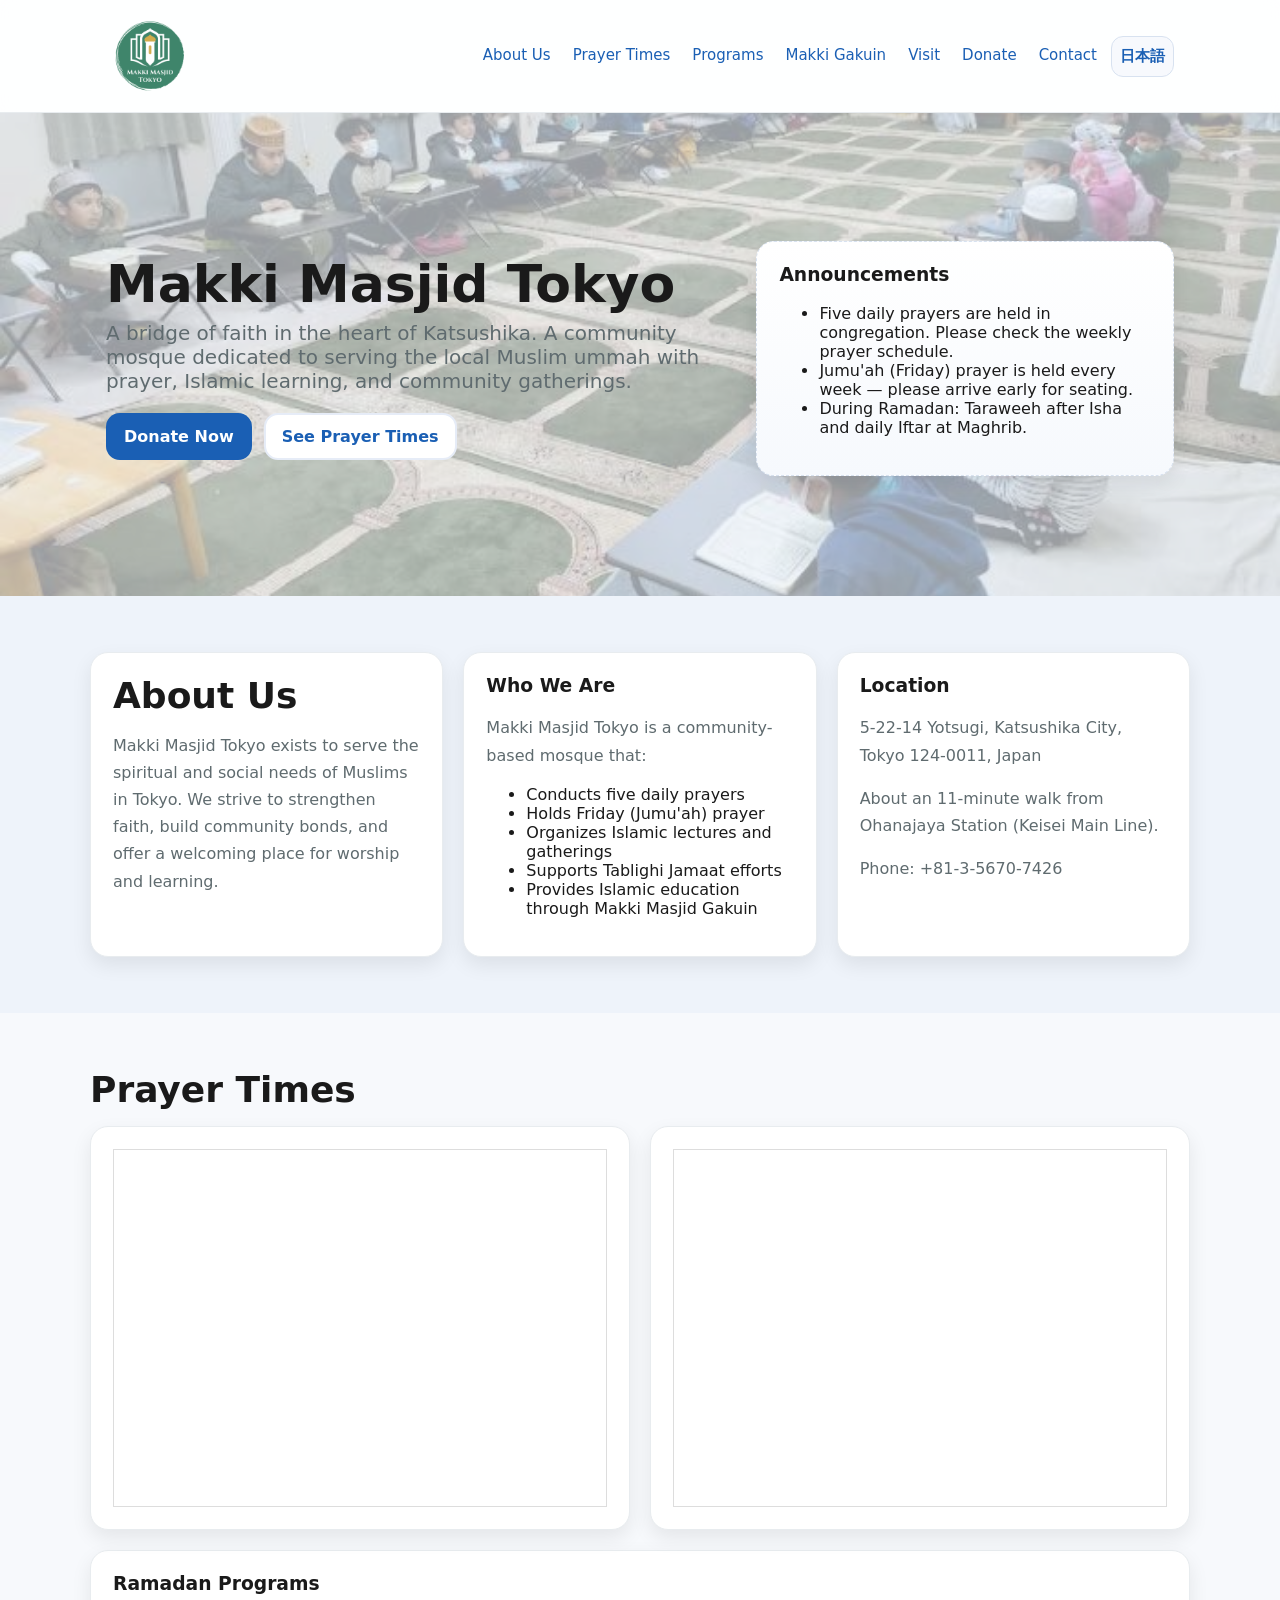
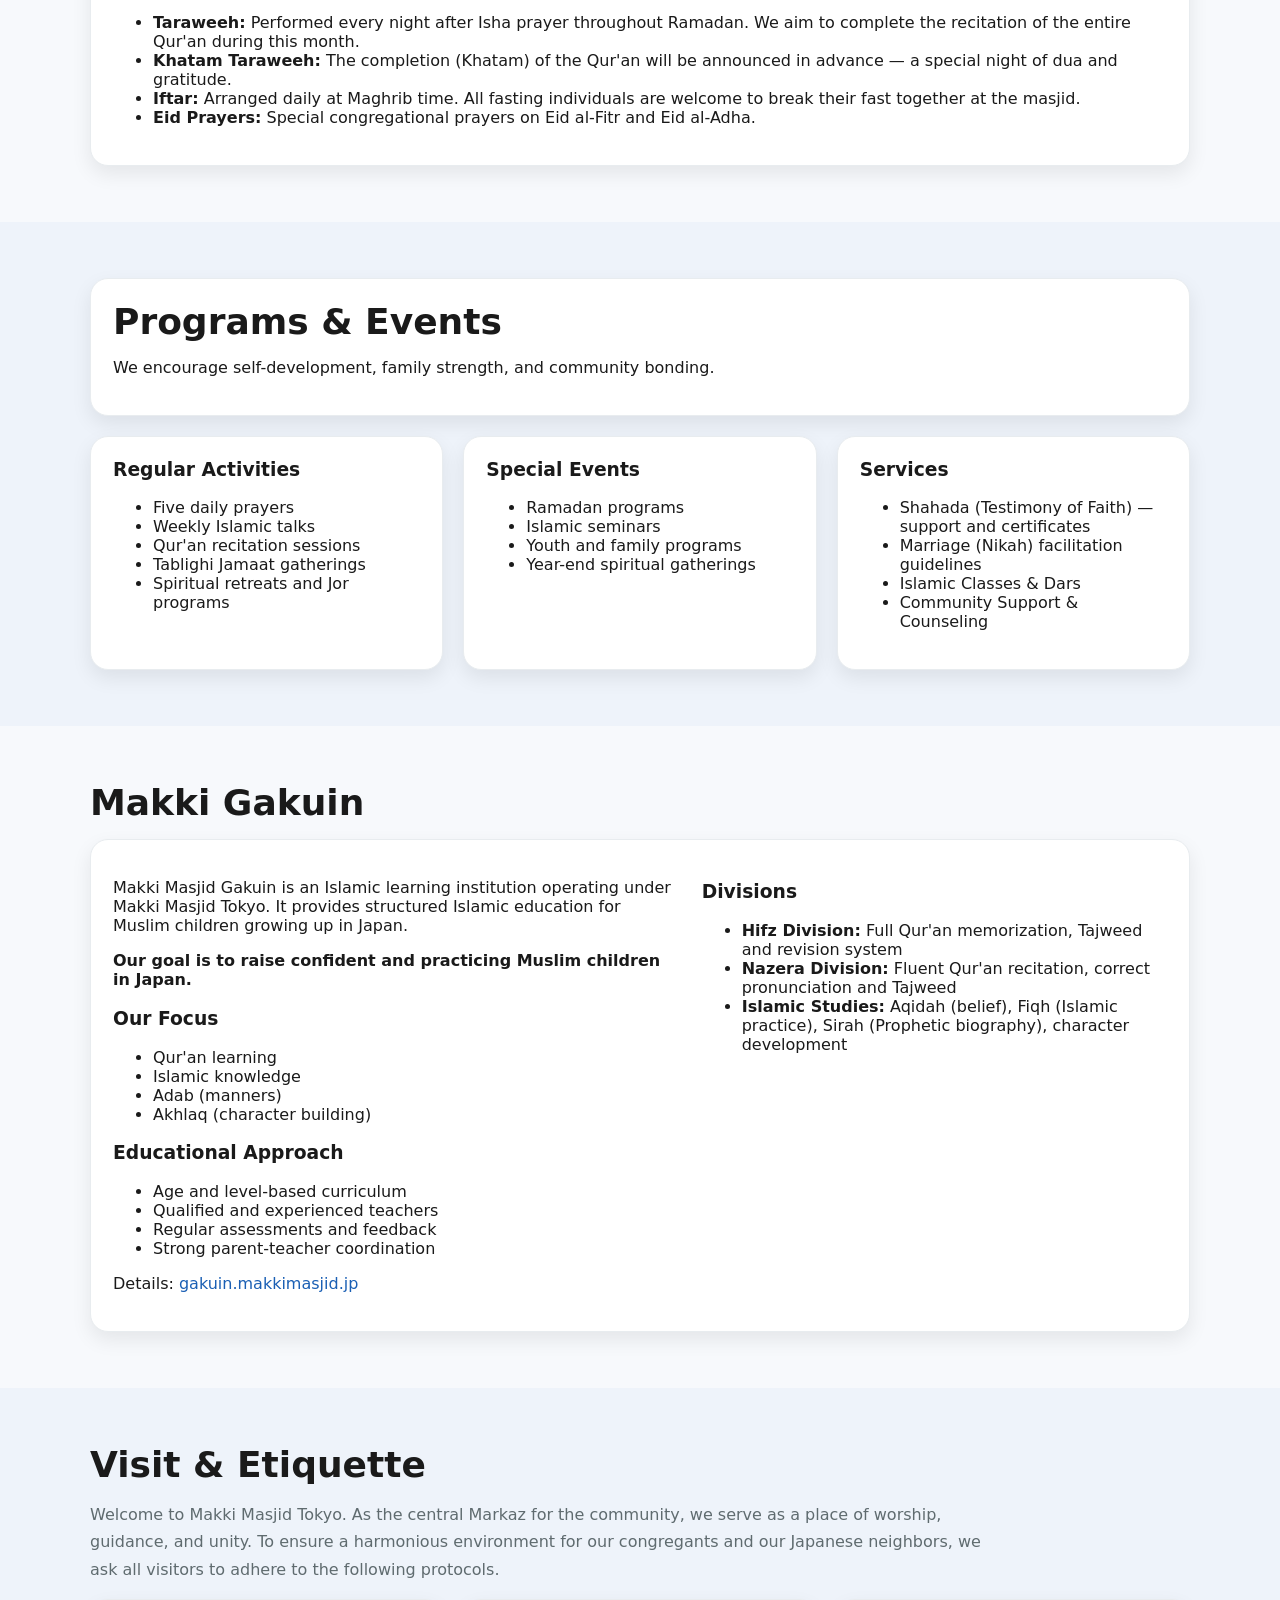
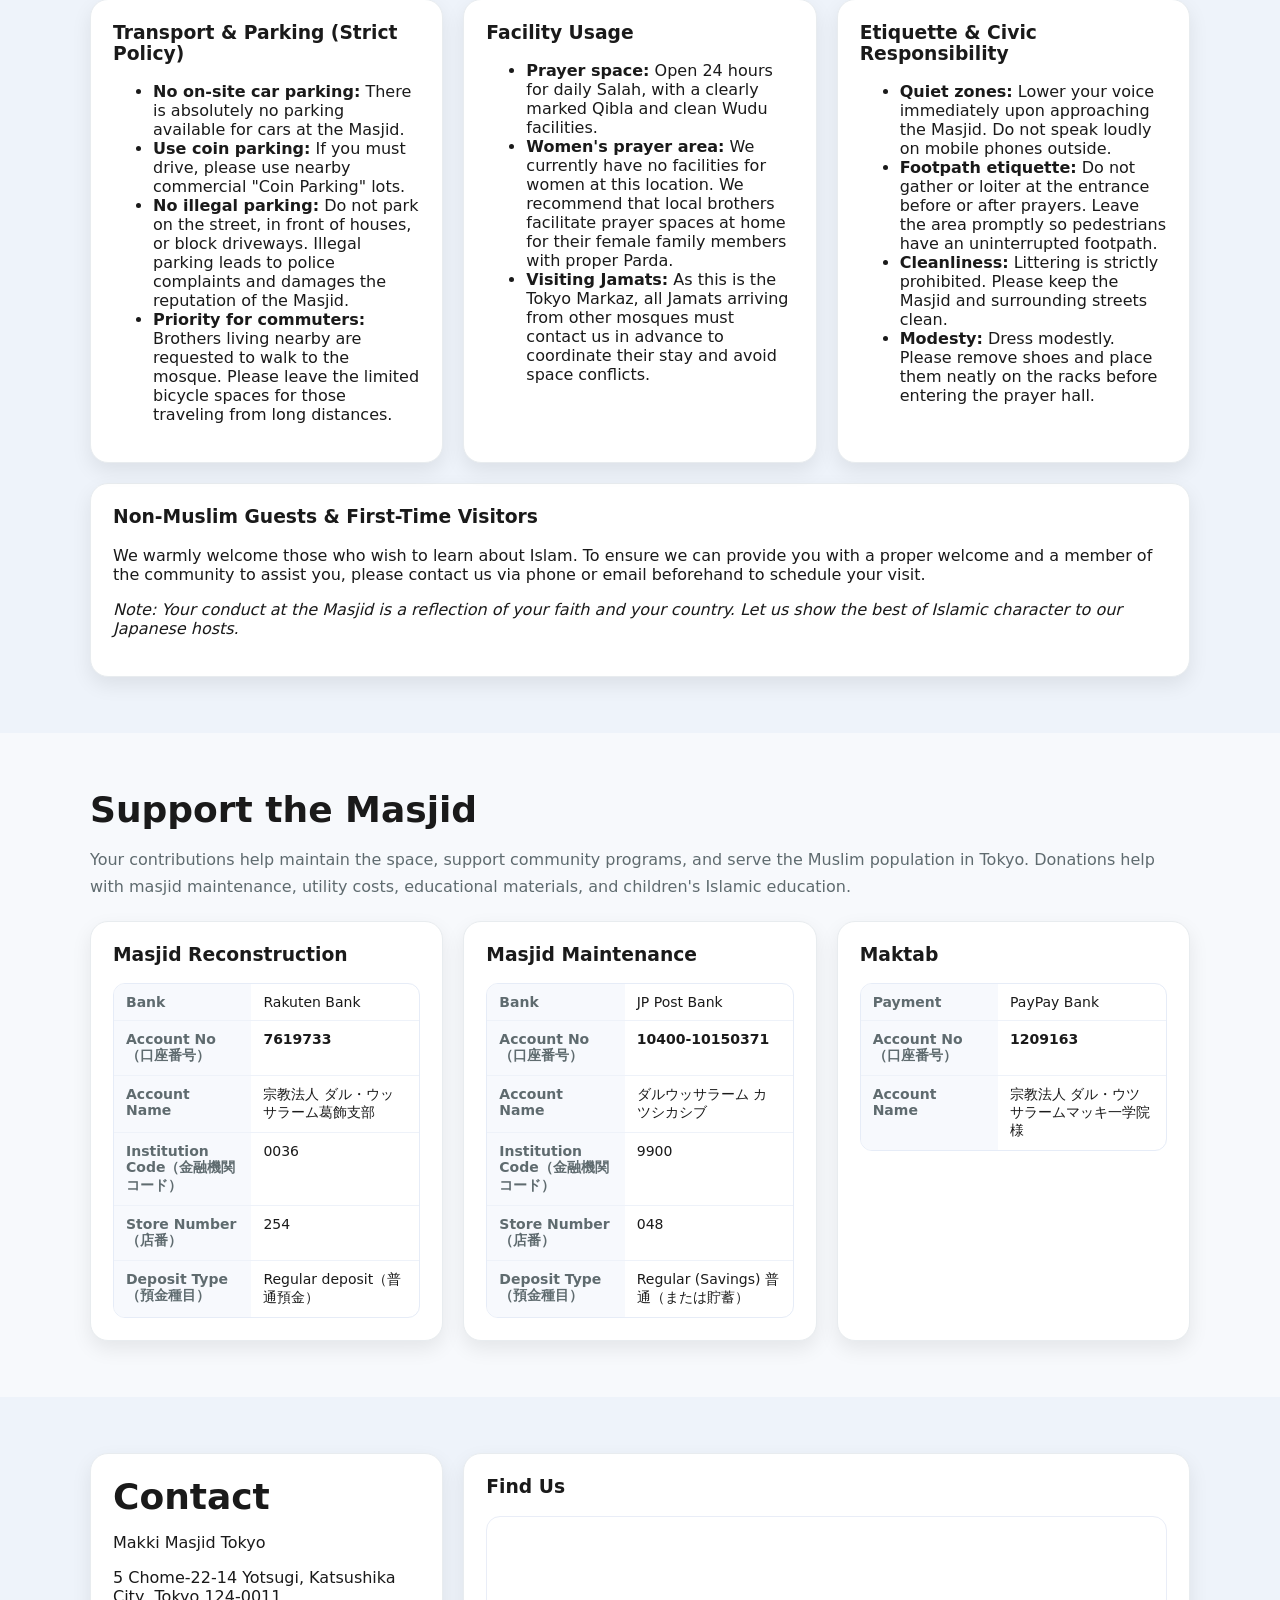
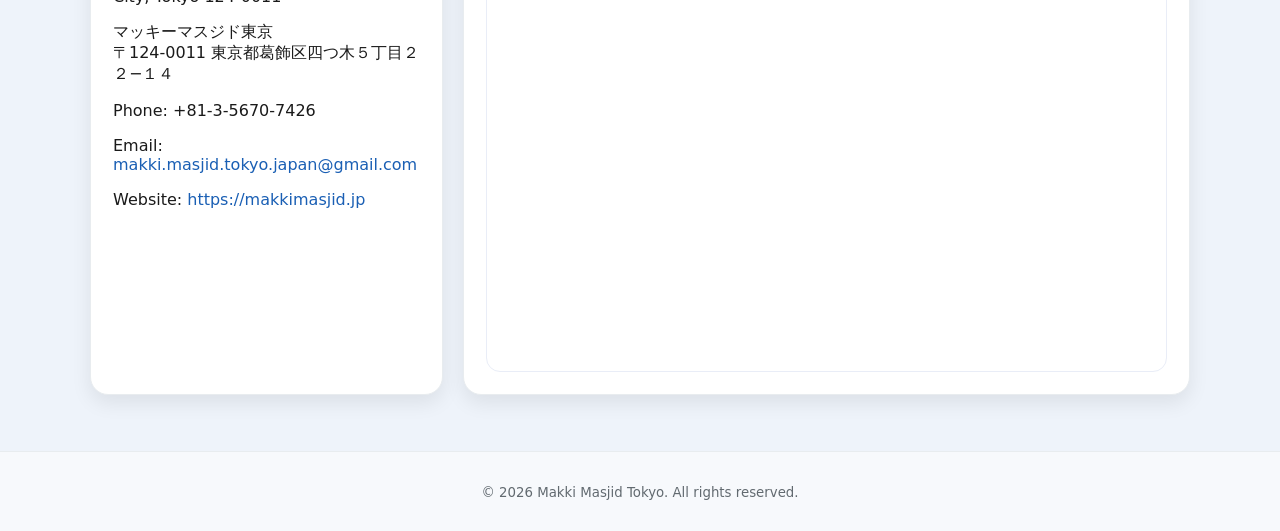
<file: index.html>
<!doctype html>
<html lang="en">
<head>
  <meta charset="utf-8" />
  <meta name="viewport" content="width=device-width, initial-scale=1" />
  <title>Makki Masjid Tokyo</title>
  <meta name="description" content="Makki Masjid Tokyo – A bridge of faith in the heart of Katsushika. Prayer, Islamic learning, and community gatherings in Tokyo." />
  <link rel="icon" href="logo.png" />
  <link href="styles.css" rel="stylesheet">
</head>
<body>
  <header>
    <nav class="nav">
      <a class="brand" href="#home" aria-label="Makki Masjid Tokyo">
        <img src="IMG_5016.png" alt="Makki Masjid Tokyo Logo"/>
      </a>
      <button class="menu-btn" aria-label="Toggle navigation" onclick="document.querySelector('.nav ul').classList.toggle('show')">Menu</button>
      <ul>
        <li><a href="#about">About Us</a></li>
        <li><a href="#times">Prayer Times</a></li>
        <li><a href="#programs">Programs</a></li>
        <li><a href="#gakuin">Makki Gakuin</a></li>
        <li><a href="#visit">Visit</a></li>
        <li><a href="#donate">Donate</a></li>
        <li><a href="#contact">Contact</a></li>
        <li><a class="lang-switch" href="index-jp.html" lang="ja">日本語</a></li>
      </ul>
    </nav>
  </header>

  <main id="home">
    <section class="hero">
      <div class="hero-inner">
        <div>
          <h1>Makki Masjid Tokyo</h1>
          <p>A bridge of faith in the heart of Katsushika. A community mosque dedicated to serving the local Muslim ummah with prayer, Islamic learning, and community gatherings.</p>
          <div class="cta">
            <a class="btn primary" href="#donate">Donate Now</a>
            <a class="btn ghost" href="#times">See Prayer Times</a>
          </div>
        </div>
        <div class="card pad notice">
          <h3 style="margin-top:0">Announcements</h3>
          <ul>
            <li>Five daily prayers are held in congregation. Please check the weekly prayer schedule.</li>
            <li>Jumu'ah (Friday) prayer is held every week — please arrive early for seating.</li>
            <li>During Ramadan: Taraweeh after Isha and daily Iftar at Maghrib.</li>
          </ul>
        </div>
      </div>
    </section>

    <section id="about" class="about">
      <div class="container grid-3">
        <div class="card pad">
          <h2>About Us</h2>
          <p>Makki Masjid Tokyo exists to serve the spiritual and social needs of Muslims in Tokyo. We strive to strengthen faith, build community bonds, and offer a welcoming place for worship and learning.</p>
        </div>
        <div class="card pad">
          <h3 style="margin-top:0">Who We Are</h3>
          <p>Makki Masjid Tokyo is a community-based mosque that:</p>
          <ul>
            <li>Conducts five daily prayers</li>
            <li>Holds Friday (Jumu'ah) prayer</li>
            <li>Organizes Islamic lectures and gatherings</li>
            <li>Supports Tablighi Jamaat efforts</li>
            <li>Provides Islamic education through Makki Masjid Gakuin</li>
          </ul>
        </div>
        <div class="card pad">
          <h3 style="margin-top:0">Location</h3>
          <p>5-22-14 Yotsugi, Katsushika City, Tokyo 124-0011, Japan</p>
          <p>About an 11-minute walk from Ohanajaya Station (Keisei Main Line).</p>
          <p>Phone: +81-3-5670-7426</p>
        </div>
      </div>
    </section>

    <section id="times" class="times">
      <div class="container">
        <h2>Prayer Times</h2>
        <div class="times-layout">
          <div class="card pad widget-card">
            <iframe id="g2hFrame" title="islamic-calendar" style="width: 100%; height: 312px; border: 1px solid #ddd;" scrolling="no" src="https://www.islamicfinder.org/islamic-calendar/widgetGregorian?type=Gregorian"> </iframe>
          </div>
          <div class="card pad widget-card">
            <iframe id="iframe" title="prayerWidget" class="widget-m-top" style="height: 358px; border: 1px solid #ddd;" scrolling="no" src="https://www.islamicfinder.org/prayer-widget/1850147/shafi/1/0/18.0/17.0"> </iframe>
          </div>
        </div>
        <div class="card pad ramadan">
          <h3 style="margin-top:0">Ramadan Programs</h3>
          <ul>
            <li><strong>Taraweeh:</strong> Performed every night after Isha prayer throughout Ramadan. We aim to complete the recitation of the entire Qur'an during this month.</li>
            <li><strong>Khatam Taraweeh:</strong> The completion (Khatam) of the Qur'an will be announced in advance — a special night of dua and gratitude.</li>
            <li><strong>Iftar:</strong> Arranged daily at Maghrib time. All fasting individuals are welcome to break their fast together at the masjid.</li>
            <li><strong>Eid Prayers:</strong> Special congregational prayers on Eid al-Fitr and Eid al-Adha.</li>
          </ul>
        </div>
      </div>
    </section>

    <section id="programs" class="programs">
      <div class="container grid-3">
        <div class="card pad" style="grid-column: span 3;">
          <h2>Programs &amp; Events</h2>
          <p>We encourage self-development, family strength, and community bonding.</p>
        </div>
        <div class="card pad">
          <h3 style="margin-top:0">Regular Activities</h3>
          <ul>
            <li>Five daily prayers</li>
            <li>Weekly Islamic talks</li>
            <li>Qur'an recitation sessions</li>
            <li>Tablighi Jamaat gatherings</li>
            <li>Spiritual retreats and Jor programs</li>
          </ul>
        </div>
        <div class="card pad">
          <h3 style="margin-top:0">Special Events</h3>
          <ul>
            <li>Ramadan programs</li>
            <li>Islamic seminars</li>
            <li>Youth and family programs</li>
            <li>Year-end spiritual gatherings</li>
          </ul>
        </div>
        <div class="card pad">
          <h3 style="margin-top:0">Services</h3>
          <ul>
            <li>Shahada (Testimony of Faith) — support and certificates</li>
            <li>Marriage (Nikah) facilitation guidelines</li>
            <li>Islamic Classes &amp; Dars</li>
            <li>Community Support &amp; Counseling</li>
          </ul>
        </div>
      </div>
    </section>

    <section id="gakuin" class="gakuin">
      <div class="container">
        <h2>Makki Gakuin</h2>
        <div class="card pad">
          <div>
            <p>Makki Masjid Gakuin is an Islamic learning institution operating under Makki Masjid Tokyo. It provides structured Islamic education for Muslim children growing up in Japan.</p>
            <p><strong>Our goal is to raise confident and practicing Muslim children in Japan.</strong></p>
            <h3>Our Focus</h3>
            <ul>
              <li>Qur'an learning</li>
              <li>Islamic knowledge</li>
              <li>Adab (manners)</li>
              <li>Akhlaq (character building)</li>
            </ul>
            <h3>Educational Approach</h3>
            <ul>
              <li>Age and level-based curriculum</li>
              <li>Qualified and experienced teachers</li>
              <li>Regular assessments and feedback</li>
              <li>Strong parent-teacher coordination</li>
            </ul>
            <p>Details: <a href="https://gakuin.makkimasjid.jp" target="_blank" rel="noopener">gakuin.makkimasjid.jp</a></p>
          </div>
          <div>
            <h3>Divisions</h3>
            <ul>
              <li><strong>Hifz Division:</strong> Full Qur'an memorization, Tajweed and revision system</li>
              <li><strong>Nazera Division:</strong> Fluent Qur'an recitation, correct pronunciation and Tajweed</li>
              <li><strong>Islamic Studies:</strong> Aqidah (belief), Fiqh (Islamic practice), Sirah (Prophetic biography), character development</li>
            </ul>
          </div>
        </div>
      </div>
    </section>

    <section id="visit" class="visit">
      <div class="container">
        <h2>Visit &amp; Etiquette</h2>
        <p class="intro">Welcome to Makki Masjid Tokyo. As the central Markaz for the community, we serve as a place of worship, guidance, and unity. To ensure a harmonious environment for our congregants and our Japanese neighbors, we ask all visitors to adhere to the following protocols.</p>
        <div class="grid-3">
          <div class="card pad">
            <h3 style="margin-top:0">Transport &amp; Parking (Strict Policy)</h3>
            <ul>
              <li><strong>No on-site car parking:</strong> There is absolutely no parking available for cars at the Masjid.</li>
              <li><strong>Use coin parking:</strong> If you must drive, please use nearby commercial "Coin Parking" lots.</li>
              <li><strong>No illegal parking:</strong> Do not park on the street, in front of houses, or block driveways. Illegal parking leads to police complaints and damages the reputation of the Masjid.</li>
              <li><strong>Priority for commuters:</strong> Brothers living nearby are requested to walk to the mosque. Please leave the limited bicycle spaces for those traveling from long distances.</li>
            </ul>
          </div>
          <div class="card pad">
            <h3 style="margin-top:0">Facility Usage</h3>
            <ul>
              <li><strong>Prayer space:</strong> Open 24 hours for daily Salah, with a clearly marked Qibla and clean Wudu facilities.</li>
              <li><strong>Women's prayer area:</strong> We currently have no facilities for women at this location. We recommend that local brothers facilitate prayer spaces at home for their female family members with proper Parda.</li>
              <li><strong>Visiting Jamats:</strong> As this is the Tokyo Markaz, all Jamats arriving from other mosques must contact us in advance to coordinate their stay and avoid space conflicts.</li>
            </ul>
          </div>
          <div class="card pad">
            <h3 style="margin-top:0">Etiquette &amp; Civic Responsibility</h3>
            <ul>
              <li><strong>Quiet zones:</strong> Lower your voice immediately upon approaching the Masjid. Do not speak loudly on mobile phones outside.</li>
              <li><strong>Footpath etiquette:</strong> Do not gather or loiter at the entrance before or after prayers. Leave the area promptly so pedestrians have an uninterrupted footpath.</li>
              <li><strong>Cleanliness:</strong> Littering is strictly prohibited. Please keep the Masjid and surrounding streets clean.</li>
              <li><strong>Modesty:</strong> Dress modestly. Please remove shoes and place them neatly on the racks before entering the prayer hall.</li>
            </ul>
          </div>
        </div>
        <div class="card pad" style="margin-top:20px;">
          <h3 style="margin-top:0">Non-Muslim Guests &amp; First-Time Visitors</h3>
          <p>We warmly welcome those who wish to learn about Islam. To ensure we can provide you with a proper welcome and a member of the community to assist you, please contact us via phone or email beforehand to schedule your visit.</p>
          <p><em>Note: Your conduct at the Masjid is a reflection of your faith and your country. Let us show the best of Islamic character to our Japanese hosts.</em></p>
        </div>
      </div>
    </section>

    <section id="donate" class="donate">
      <div class="container">
        <h2>Support the Masjid</h2>
        <p>Your contributions help maintain the space, support community programs, and serve the Muslim population in Tokyo. Donations help with masjid maintenance, utility costs, educational materials, and children's Islamic education.</p>
        <div class="bank-grid">
          <div class="card pad">
            <h3 style="margin-top:0">Masjid Reconstruction</h3>
            <table class="bank">
              <tr><th>Bank</th><td>Rakuten Bank</td></tr>
              <tr><th>Account No（口座番号）</th><td><strong>7619733</strong></td></tr>
              <tr><th>Account Name</th><td>宗教法人 ダル・ウッサラーム葛飾支部</td></tr>
              <tr><th>Institution Code（金融機関コード）</th><td>0036</td></tr>
              <tr><th>Store Number（店番）</th><td>254</td></tr>
              <tr><th>Deposit Type（預金種目）</th><td>Regular deposit（普通預金）</td></tr>
            </table>
          </div>
          <div class="card pad">
            <h3 style="margin-top:0">Masjid Maintenance</h3>
            <table class="bank">
              <tr><th>Bank</th><td>JP Post Bank</td></tr>
              <tr><th>Account No（口座番号）</th><td><strong>10400-10150371</strong></td></tr>
              <tr><th>Account Name</th><td>ダルウッサラーム カツシカシブ</td></tr>
              <tr><th>Institution Code（金融機関コード）</th><td>9900</td></tr>
              <tr><th>Store Number（店番）</th><td>048</td></tr>
              <tr><th>Deposit Type（預金種目）</th><td>Regular (Savings) 普通（または貯蓄）</td></tr>
            </table>
          </div>
          <div class="card pad">
            <h3 style="margin-top:0">Maktab</h3>
            <table class="bank">
              <tr><th>Payment</th><td>PayPay Bank</td></tr>
              <tr><th>Account No（口座番号）</th><td><strong>1209163</strong></td></tr>
              <tr><th>Account Name</th><td>宗教法人 ダル・ウツサラームマッキ一学院様</td></tr>
            </table>
          </div>
        </div>
      </div>
    </section>

    <section id="contact">
      <div class="container grid-3">
        <div class="card pad">
          <h2>Contact</h2>
          <p>Makki Masjid Tokyo</p>
          <p>5 Chome-22-14 Yotsugi, Katsushika City, Tokyo 124-0011</p>
          <p>マッキーマスジド東京<br/>〒124-0011 東京都葛飾区四つ木５丁目２２−１４</p>
          <p>Phone: +81-3-5670-7426</p>
          <p>Email: <a href="mailto:makki.masjid.tokyo.japan@gmail.com">makki.masjid.tokyo.japan@gmail.com</a></p>
          <p>Website: <a href="https://makkimasjid.jp" target="_blank" rel="noopener noreferrer">https://makkimasjid.jp</a></p>
        </div>
        <div class="card pad" style="grid-column: span 2;">
          <h3 style="margin-top:0">Find Us</h3>
          <div style="position:relative; border-radius:14px; overflow:hidden; border:1px solid #e9edf7;">
            <iframe src="https://www.google.com/maps?q=Makki+Masjid+Tokyo,+5-22-14+Yotsugi,+Katsushika,+Tokyo&output=embed" width="100%" height="450" style="border:0;" allowfullscreen="" loading="lazy" referrerpolicy="no-referrer-when-downgrade"></iframe>
          </div>
        </div>
      </div>
    </section>
  </main>

  <footer>
    <small>© <span id="year"></span> Makki Masjid Tokyo. All rights reserved.</small>
  </footer>

  <script src="script.js"></script>
</body>
</html>
</file>
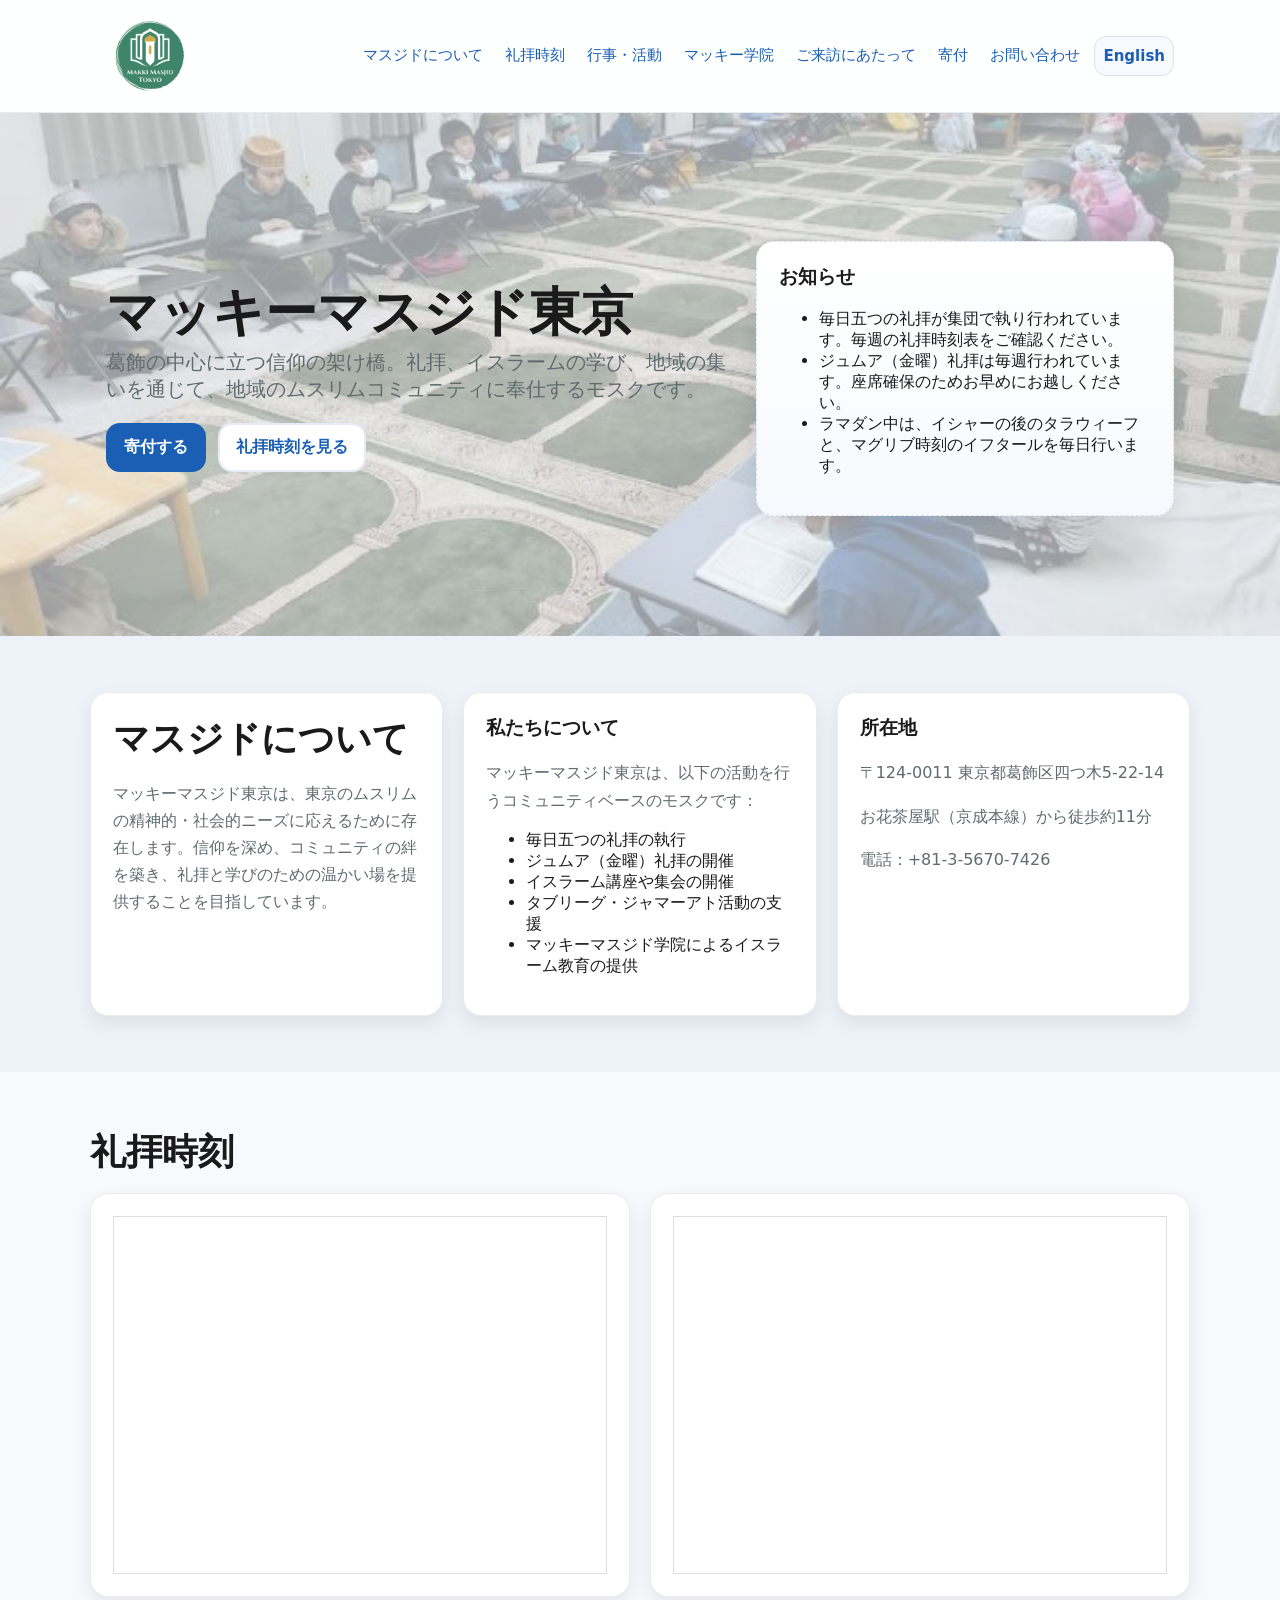
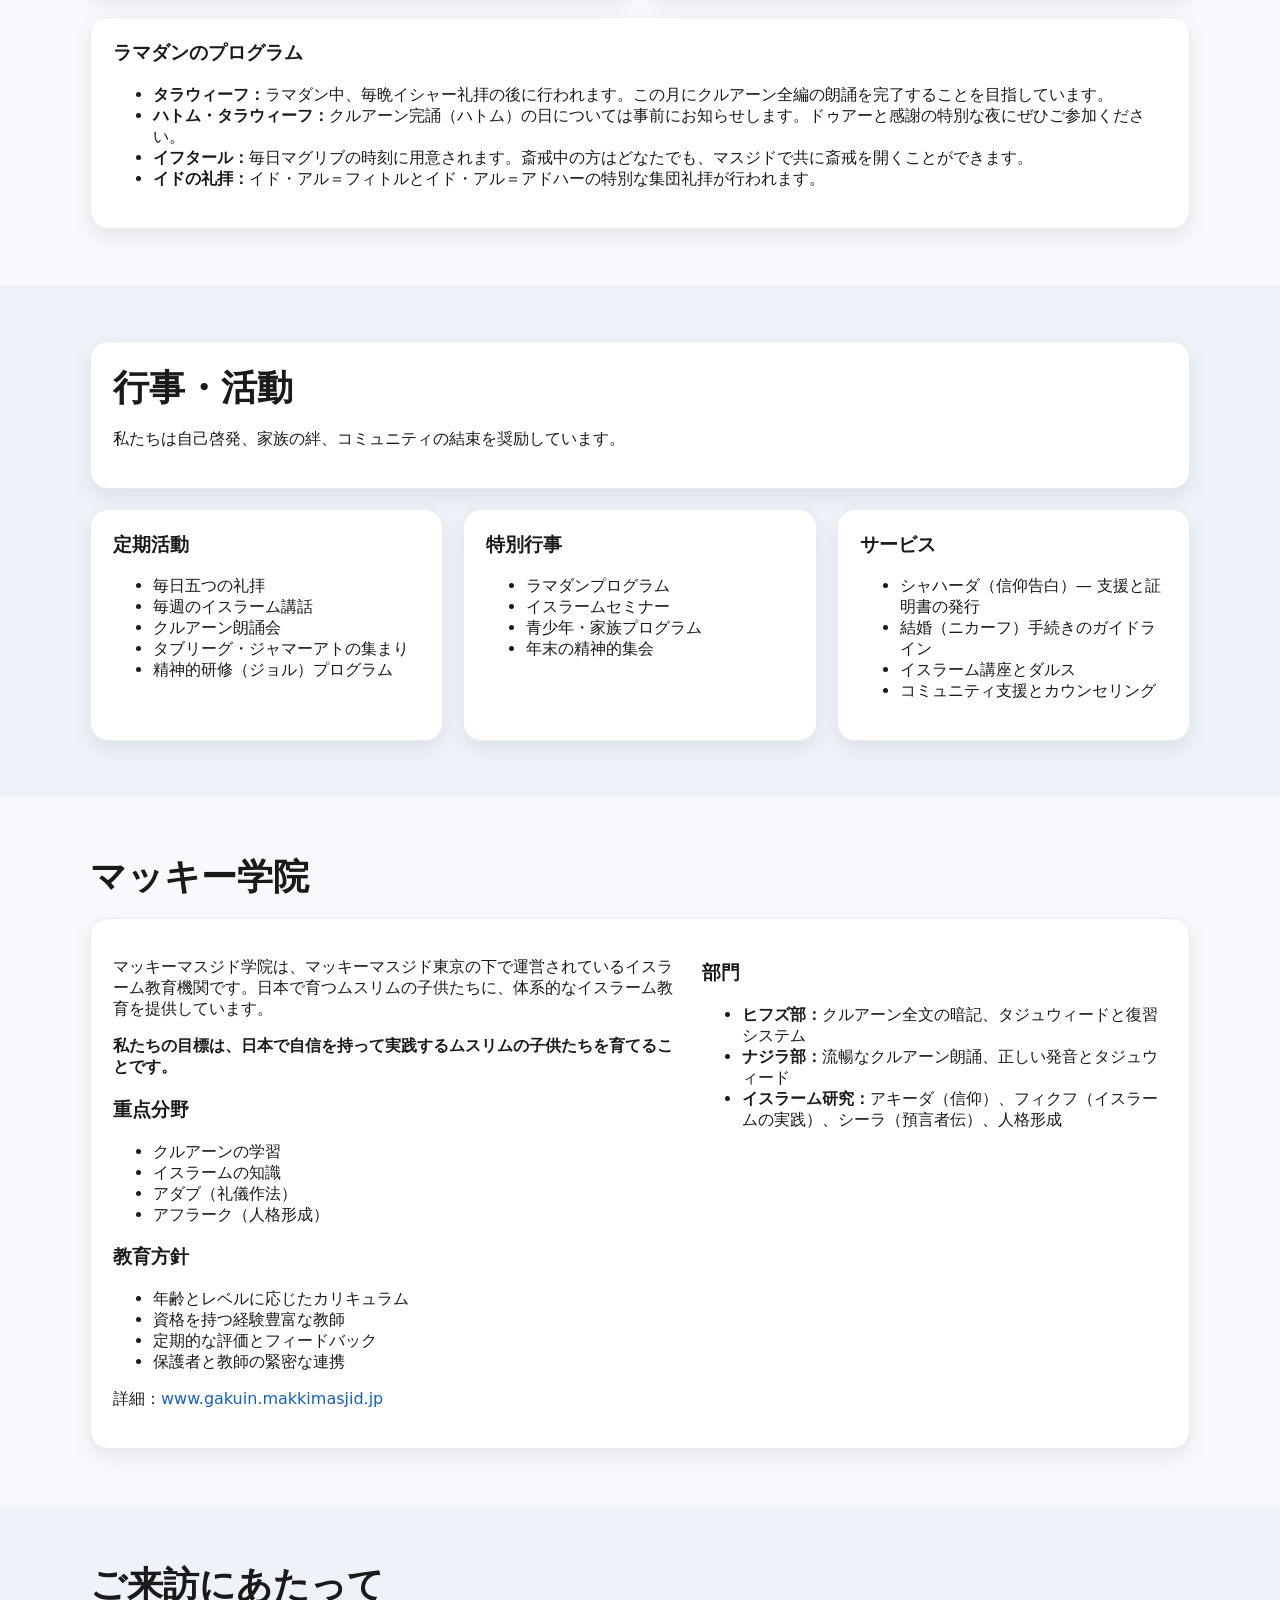
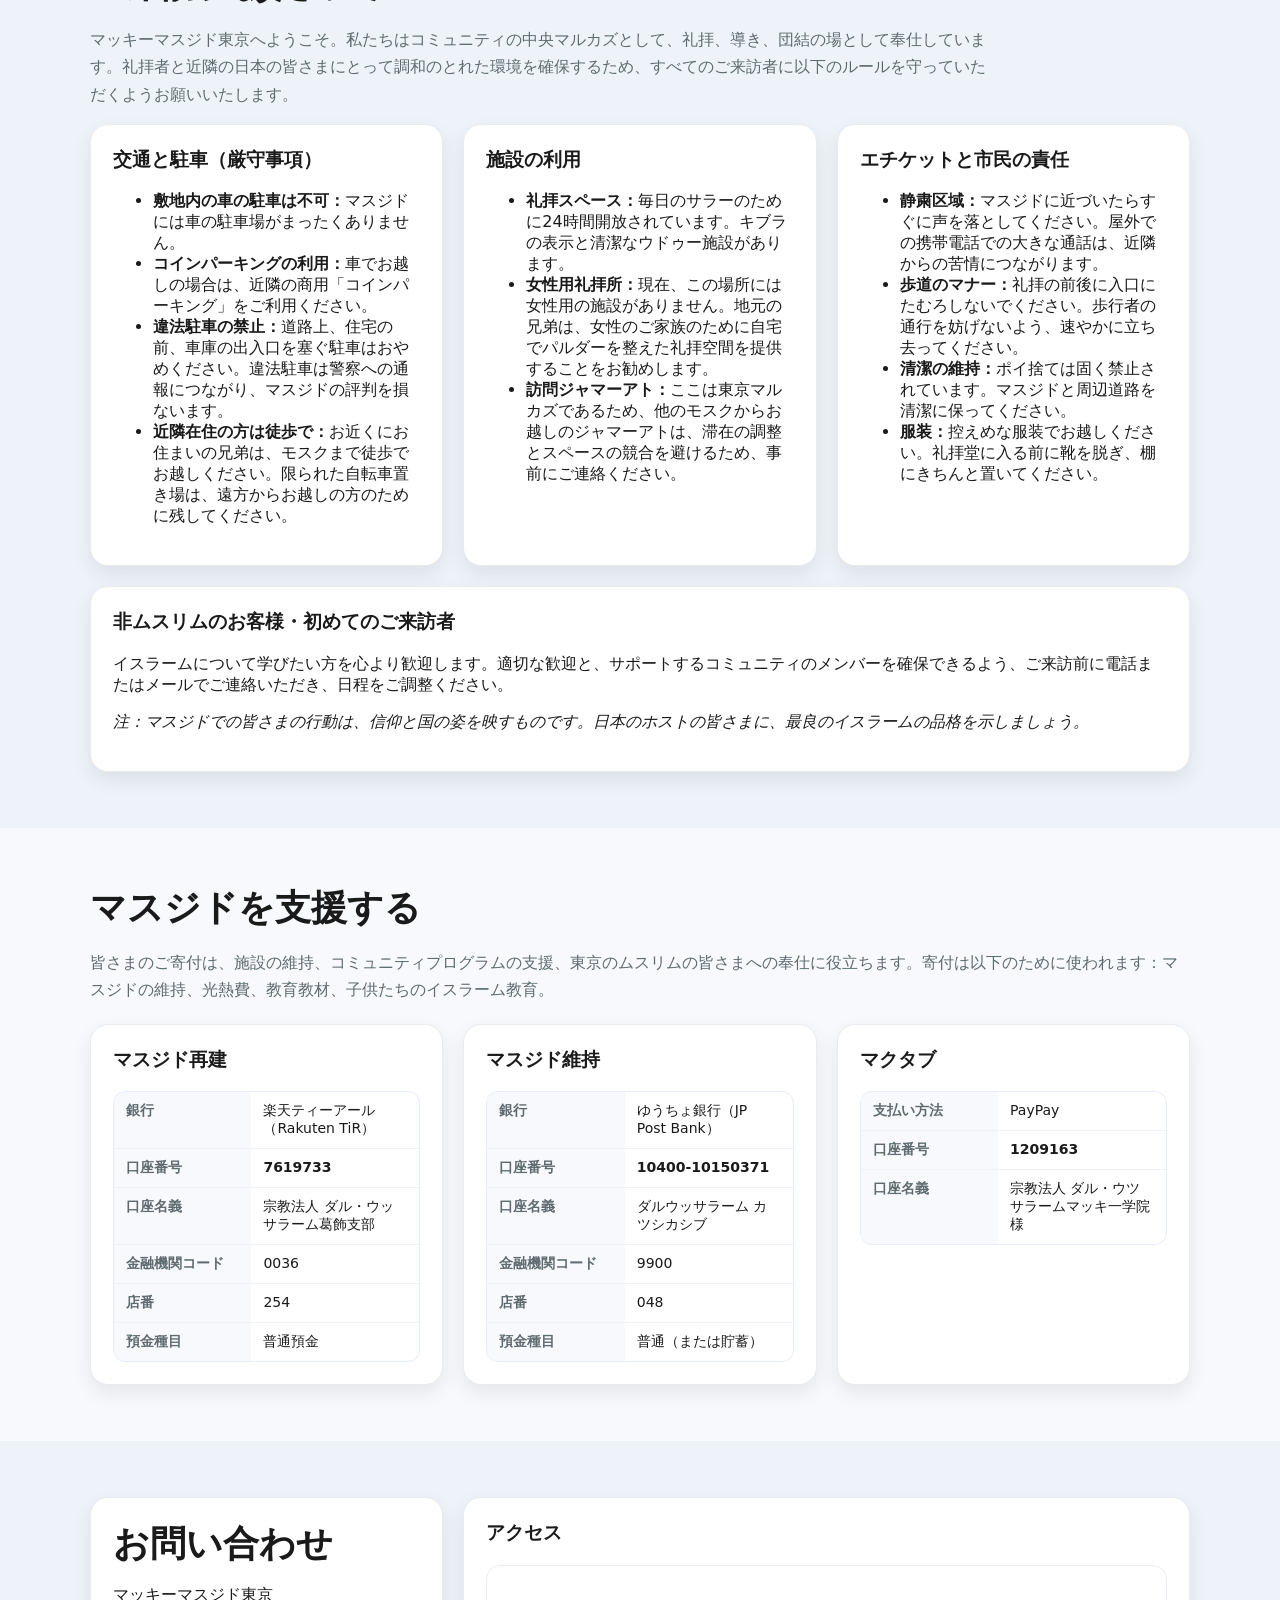
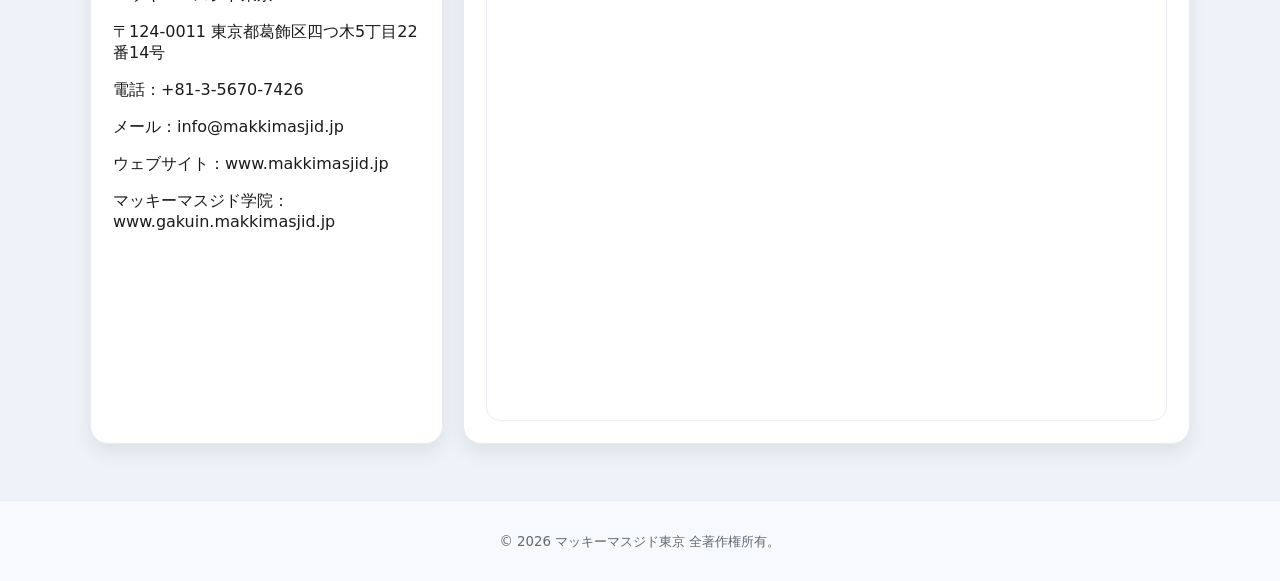
<file: index-jp.html>
<!doctype html>
<html lang="ja">
<head>
  <meta charset="utf-8" />
  <meta name="viewport" content="width=device-width, initial-scale=1" />
  <title>マッキーマスジド東京</title>
  <meta name="description" content="マッキーマスジド東京 – 葛飾の中心に立つ信仰の架け橋。東京での礼拝、イスラームの学び、地域の集い。" />
  <link rel="icon" href="logo.png" />
  <link href="styles.css" rel="stylesheet">
</head>
<body>
  <header>
    <nav class="nav">
      <a class="brand" href="#home" aria-label="マッキーマスジド東京">
        <img src="IMG_5016.png" alt="マッキーマスジド東京 ロゴ"/>
      </a>
      <button class="menu-btn" aria-label="メニュー切替" onclick="document.querySelector('.nav ul').classList.toggle('show')">メニュー</button>
      <ul>
        <li><a href="#about">マスジドについて</a></li>
        <li><a href="#times">礼拝時刻</a></li>
        <li><a href="#programs">行事・活動</a></li>
        <li><a href="#gakuin">マッキー学院</a></li>
        <li><a href="#visit">ご来訪にあたって</a></li>
        <li><a href="#donate">寄付</a></li>
        <li><a href="#contact">お問い合わせ</a></li>
        <li><a class="lang-switch" href="index.html" lang="en">English</a></li>
      </ul>
    </nav>
  </header>

  <main id="home">
    <section class="hero">
      <div class="hero-inner">
        <div>
          <h1>マッキーマスジド東京</h1>
          <p>葛飾の中心に立つ信仰の架け橋。礼拝、イスラームの学び、地域の集いを通じて、地域のムスリムコミュニティに奉仕するモスクです。</p>
          <div class="cta">
            <a class="btn primary" href="#donate">寄付する</a>
            <a class="btn ghost" href="#times">礼拝時刻を見る</a>
          </div>
        </div>
        <div class="card pad notice">
          <h3 style="margin-top:0">お知らせ</h3>
          <ul>
            <li>毎日五つの礼拝が集団で執り行われています。毎週の礼拝時刻表をご確認ください。</li>
            <li>ジュムア（金曜）礼拝は毎週行われています。座席確保のためお早めにお越しください。</li>
            <li>ラマダン中は、イシャーの後のタラウィーフと、マグリブ時刻のイフタールを毎日行います。</li>
          </ul>
        </div>
      </div>
    </section>

    <section id="about" class="about">
      <div class="container grid-3">
        <div class="card pad">
          <h2>マスジドについて</h2>
          <p>マッキーマスジド東京は、東京のムスリムの精神的・社会的ニーズに応えるために存在します。信仰を深め、コミュニティの絆を築き、礼拝と学びのための温かい場を提供することを目指しています。</p>
        </div>
        <div class="card pad">
          <h3 style="margin-top:0">私たちについて</h3>
          <p>マッキーマスジド東京は、以下の活動を行うコミュニティベースのモスクです：</p>
          <ul>
            <li>毎日五つの礼拝の執行</li>
            <li>ジュムア（金曜）礼拝の開催</li>
            <li>イスラーム講座や集会の開催</li>
            <li>タブリーグ・ジャマーアト活動の支援</li>
            <li>マッキーマスジド学院によるイスラーム教育の提供</li>
          </ul>
        </div>
        <div class="card pad">
          <h3 style="margin-top:0">所在地</h3>
          <p>〒124-0011 東京都葛飾区四つ木5-22-14</p>
          <p>お花茶屋駅（京成本線）から徒歩約11分</p>
          <p>電話：+81-3-5670-7426</p>
        </div>
      </div>
    </section>

    <section id="times" class="times">
      <div class="container">
        <h2>礼拝時刻</h2>
        <div class="times-layout">
          <div class="card pad widget-card">
            <iframe id="g2hFrame" title="islamic-calendar" style="width: 100%; height: 312px; border: 1px solid #ddd;" scrolling="no" src="https://www.islamicfinder.org/islamic-calendar/widgetGregorian?type=Gregorian"> </iframe>
          </div>
          <div class="card pad widget-card">
            <iframe id="iframe" title="prayerWidget" class="widget-m-top" style="height: 358px; border: 1px solid #ddd;" scrolling="no" src="https://www.islamicfinder.org/prayer-widget/1850147/shafi/1/0/18.0/17.0"> </iframe>
          </div>
        </div>
        <div class="card pad ramadan">
          <h3 style="margin-top:0">ラマダンのプログラム</h3>
          <ul>
            <li><strong>タラウィーフ：</strong>ラマダン中、毎晩イシャー礼拝の後に行われます。この月にクルアーン全編の朗誦を完了することを目指しています。</li>
            <li><strong>ハトム・タラウィーフ：</strong>クルアーン完誦（ハトム）の日については事前にお知らせします。ドゥアーと感謝の特別な夜にぜひご参加ください。</li>
            <li><strong>イフタール：</strong>毎日マグリブの時刻に用意されます。斎戒中の方はどなたでも、マスジドで共に斎戒を開くことができます。</li>
            <li><strong>イドの礼拝：</strong>イド・アル＝フィトルとイド・アル＝アドハーの特別な集団礼拝が行われます。</li>
          </ul>
        </div>
      </div>
    </section>

    <section id="programs" class="programs">
      <div class="container grid-3">
        <div class="card pad" style="grid-column: span 3;">
          <h2>行事・活動</h2>
          <p>私たちは自己啓発、家族の絆、コミュニティの結束を奨励しています。</p>
        </div>
        <div class="card pad">
          <h3 style="margin-top:0">定期活動</h3>
          <ul>
            <li>毎日五つの礼拝</li>
            <li>毎週のイスラーム講話</li>
            <li>クルアーン朗誦会</li>
            <li>タブリーグ・ジャマーアトの集まり</li>
            <li>精神的研修（ジョル）プログラム</li>
          </ul>
        </div>
        <div class="card pad">
          <h3 style="margin-top:0">特別行事</h3>
          <ul>
            <li>ラマダンプログラム</li>
            <li>イスラームセミナー</li>
            <li>青少年・家族プログラム</li>
            <li>年末の精神的集会</li>
          </ul>
        </div>
        <div class="card pad">
          <h3 style="margin-top:0">サービス</h3>
          <ul>
            <li>シャハーダ（信仰告白）— 支援と証明書の発行</li>
            <li>結婚（ニカーフ）手続きのガイドライン</li>
            <li>イスラーム講座とダルス</li>
            <li>コミュニティ支援とカウンセリング</li>
          </ul>
        </div>
      </div>
    </section>

    <section id="gakuin" class="gakuin">
      <div class="container">
        <h2>マッキー学院</h2>
        <div class="card pad">
          <div>
            <p>マッキーマスジド学院は、マッキーマスジド東京の下で運営されているイスラーム教育機関です。日本で育つムスリムの子供たちに、体系的なイスラーム教育を提供しています。</p>
            <p><strong>私たちの目標は、日本で自信を持って実践するムスリムの子供たちを育てることです。</strong></p>
            <h3>重点分野</h3>
            <ul>
              <li>クルアーンの学習</li>
              <li>イスラームの知識</li>
              <li>アダブ（礼儀作法）</li>
              <li>アフラーク（人格形成）</li>
            </ul>
            <h3>教育方針</h3>
            <ul>
              <li>年齢とレベルに応じたカリキュラム</li>
              <li>資格を持つ経験豊富な教師</li>
              <li>定期的な評価とフィードバック</li>
              <li>保護者と教師の緊密な連携</li>
            </ul>
            <p>詳細：<a href="https://gakuin.makkimasjid.jp" target="_blank" rel="noopener">www.gakuin.makkimasjid.jp</a></p>
          </div>
          <div>
            <h3>部門</h3>
            <ul>
              <li><strong>ヒフズ部：</strong>クルアーン全文の暗記、タジュウィードと復習システム</li>
              <li><strong>ナジラ部：</strong>流暢なクルアーン朗誦、正しい発音とタジュウィード</li>
              <li><strong>イスラーム研究：</strong>アキーダ（信仰）、フィクフ（イスラームの実践）、シーラ（預言者伝）、人格形成</li>
            </ul>
          </div>
        </div>
      </div>
    </section>

    <section id="visit" class="visit">
      <div class="container">
        <h2>ご来訪にあたって</h2>
        <p class="intro">マッキーマスジド東京へようこそ。私たちはコミュニティの中央マルカズとして、礼拝、導き、団結の場として奉仕しています。礼拝者と近隣の日本の皆さまにとって調和のとれた環境を確保するため、すべてのご来訪者に以下のルールを守っていただくようお願いいたします。</p>
        <div class="grid-3">
          <div class="card pad">
            <h3 style="margin-top:0">交通と駐車（厳守事項）</h3>
            <ul>
              <li><strong>敷地内の車の駐車は不可：</strong>マスジドには車の駐車場がまったくありません。</li>
              <li><strong>コインパーキングの利用：</strong>車でお越しの場合は、近隣の商用「コインパーキング」をご利用ください。</li>
              <li><strong>違法駐車の禁止：</strong>道路上、住宅の前、車庫の出入口を塞ぐ駐車はおやめください。違法駐車は警察への通報につながり、マスジドの評判を損ないます。</li>
              <li><strong>近隣在住の方は徒歩で：</strong>お近くにお住まいの兄弟は、モスクまで徒歩でお越しください。限られた自転車置き場は、遠方からお越しの方のために残してください。</li>
            </ul>
          </div>
          <div class="card pad">
            <h3 style="margin-top:0">施設の利用</h3>
            <ul>
              <li><strong>礼拝スペース：</strong>毎日のサラーのために24時間開放されています。キブラの表示と清潔なウドゥー施設があります。</li>
              <li><strong>女性用礼拝所：</strong>現在、この場所には女性用の施設がありません。地元の兄弟は、女性のご家族のために自宅でパルダーを整えた礼拝空間を提供することをお勧めします。</li>
              <li><strong>訪問ジャマーアト：</strong>ここは東京マルカズであるため、他のモスクからお越しのジャマーアトは、滞在の調整とスペースの競合を避けるため、事前にご連絡ください。</li>
            </ul>
          </div>
          <div class="card pad">
            <h3 style="margin-top:0">エチケットと市民の責任</h3>
            <ul>
              <li><strong>静粛区域：</strong>マスジドに近づいたらすぐに声を落としてください。屋外での携帯電話での大きな通話は、近隣からの苦情につながります。</li>
              <li><strong>歩道のマナー：</strong>礼拝の前後に入口にたむろしないでください。歩行者の通行を妨げないよう、速やかに立ち去ってください。</li>
              <li><strong>清潔の維持：</strong>ポイ捨ては固く禁止されています。マスジドと周辺道路を清潔に保ってください。</li>
              <li><strong>服装：</strong>控えめな服装でお越しください。礼拝堂に入る前に靴を脱ぎ、棚にきちんと置いてください。</li>
            </ul>
          </div>
        </div>
        <div class="card pad" style="margin-top:20px;">
          <h3 style="margin-top:0">非ムスリムのお客様・初めてのご来訪者</h3>
          <p>イスラームについて学びたい方を心より歓迎します。適切な歓迎と、サポートするコミュニティのメンバーを確保できるよう、ご来訪前に電話またはメールでご連絡いただき、日程をご調整ください。</p>
          <p><em>注：マスジドでの皆さまの行動は、信仰と国の姿を映すものです。日本のホストの皆さまに、最良のイスラームの品格を示しましょう。</em></p>
        </div>
      </div>
    </section>

    <section id="donate" class="donate">
      <div class="container">
        <h2>マスジドを支援する</h2>
        <p>皆さまのご寄付は、施設の維持、コミュニティプログラムの支援、東京のムスリムの皆さまへの奉仕に役立ちます。寄付は以下のために使われます：マスジドの維持、光熱費、教育教材、子供たちのイスラーム教育。</p>
        <div class="bank-grid">
          <div class="card pad">
            <h3 style="margin-top:0">マスジド再建</h3>
            <table class="bank">
              <tr><th>銀行</th><td>楽天ティーアール（Rakuten TiR）</td></tr>
              <tr><th>口座番号</th><td><strong>7619733</strong></td></tr>
              <tr><th>口座名義</th><td>宗教法人 ダル・ウッサラーム葛飾支部</td></tr>
              <tr><th>金融機関コード</th><td>0036</td></tr>
              <tr><th>店番</th><td>254</td></tr>
              <tr><th>預金種目</th><td>普通預金</td></tr>
            </table>
          </div>
          <div class="card pad">
            <h3 style="margin-top:0">マスジド維持</h3>
            <table class="bank">
              <tr><th>銀行</th><td>ゆうちょ銀行（JP Post Bank）</td></tr>
              <tr><th>口座番号</th><td><strong>10400-10150371</strong></td></tr>
              <tr><th>口座名義</th><td>ダルウッサラーム カツシカシブ</td></tr>
              <tr><th>金融機関コード</th><td>9900</td></tr>
              <tr><th>店番</th><td>048</td></tr>
              <tr><th>預金種目</th><td>普通（または貯蓄）</td></tr>
            </table>
          </div>
          <div class="card pad">
            <h3 style="margin-top:0">マクタブ</h3>
            <table class="bank">
              <tr><th>支払い方法</th><td>PayPay</td></tr>
              <tr><th>口座番号</th><td><strong>1209163</strong></td></tr>
              <tr><th>口座名義</th><td>宗教法人 ダル・ウツサラームマッキ一学院様</td></tr>
            </table>
          </div>
        </div>
      </div>
    </section>

    <section id="contact">
      <div class="container grid-3">
        <div class="card pad">
          <h2>お問い合わせ</h2>
          <p>マッキーマスジド東京</p>
          <p>〒124-0011 東京都葛飾区四つ木5丁目22番14号</p>
          <p>電話：+81-3-5670-7426</p>
          <p>メール：info@makkimasjid.jp</p>
          <p>ウェブサイト：www.makkimasjid.jp</p>
          <p>マッキーマスジド学院：www.gakuin.makkimasjid.jp</p>
        </div>
        <div class="card pad" style="grid-column: span 2;">
          <h3 style="margin-top:0">アクセス</h3>
          <div style="position:relative; border-radius:14px; overflow:hidden; border:1px solid #e9edf7;">
            <iframe src="https://www.google.com/maps?q=Makki+Masjid+Tokyo,+5-22-14+Yotsugi,+Katsushika,+Tokyo&output=embed" width="100%" height="450" style="border:0;" allowfullscreen="" loading="lazy" referrerpolicy="no-referrer-when-downgrade"></iframe>
          </div>
        </div>
      </div>
    </section>
  </main>

  <footer>
    <small>© <span id="year"></span> マッキーマスジド東京 全著作権所有。</small>
  </footer>

  <script src="script.js"></script>
</body>
</html>
</file>
<file: styles.css>
:root {
  --green:#1a5fb4;
  --green-dark:#0f3d7a;
  --accent:#f0c040;
  --text:#1a1a1a;
  --muted:#5f6b6f;
  --bg:#f7f9fc;
  --card:#ffffff;
  --max:1100px;
  --radius:18px;
  --shadow:0 8px 20px rgba(0,0,0,.08);
}
* { box-sizing: border-box; }
html, body { margin:0; padding:0; font-family: system-ui, -apple-system, Segoe UI, Roboto, Helvetica, Arial, "Noto Sans", "Apple Color Emoji","Segoe UI Emoji"; color:var(--text); background:var(--bg);}
a { color:var(--green); text-decoration:none; }
img { max-width:100%; height:auto; display:block; }
header { position:sticky; top:0; z-index:20; background:#ffffffdd; backdrop-filter:saturate(1.2) blur(8px); border-bottom:1px solid #e8ecef; }
.nav { max-width:var(--max); margin:0 auto; display:flex; align-items:center; gap:12px; padding:10px 16px; }
.brand { display:flex; align-items:center; gap:12px; font-weight:800; letter-spacing:.3px; }
.brand img { width:44px; height:44px; border-radius:12px; box-shadow:var(--shadow); }
.brand > img { width:auto; height:72px; border-radius:0; box-shadow:none; object-fit:contain; }
.nav ul { margin-left:auto; list-style:none; display:flex; gap:6px; padding:0; flex-wrap:wrap; justify-content:flex-end; }
.nav a { display:inline-block; padding:10px 8px; border-radius:12px; white-space:nowrap; font-size:15px; }
.nav a:hover { background:#f2f5fa; }
.lang-switch { font-weight:700; border:1px solid #d8e2f0; background:#f7f9fd; }
.menu-btn { display:none; margin-left:auto; background:var(--green); color:white; border:0; padding:10px 14px; border-radius:12px; }
main { min-height:60vh; }
.hero { position:relative; background: #eaf0f8; }
.hero::before {
  content:""; position:absolute; inset:0;
  background-image:url('IMG_5017.jpeg');
  background-repeat:no-repeat;
  background-size:cover;
  background-position:center;
  opacity:.35;
  pointer-events:none;
}
.hero-inner { position:relative; z-index:1; max-width:var(--max); margin:0 auto; padding:72px 16px 64px; display:grid; gap:24px; align-items:center; grid-template-columns: 1.2fr .8fr; }
.hero h1 { font-size:clamp(32px, 5vw, 52px); margin:0; line-height:1.1; }
.hero p { font-size:clamp(16px, 2.3vw, 20px); color:var(--muted); margin:8px 0 0 0; }
.cta { display:flex; gap:12px; margin-top:20px; flex-wrap:wrap; }
.btn { padding:12px 16px; border-radius:14px; font-weight:700; border:2px solid transparent; cursor:pointer; }
.btn.primary { background:var(--green); color:white; }
.btn.primary:hover { background:var(--green-dark); }
.btn.ghost { background:white; border-color:#e6ecf7; }
.card { background:var(--card); border:1px solid #e8ecef; border-radius:var(--radius); box-shadow:var(--shadow); }
.card.pad { padding:22px; }
.grid-3 { display:grid; gap:20px; grid-template-columns: repeat(3, 1fr); }
section { padding:56px 16px; }
section:nth-of-type(even) { background:#eef3fa; }
section:nth-of-type(even) .card { background:#ffffff; }
.container { max-width:var(--max); margin:0 auto; }
h2 { font-size:clamp(24px,3.5vw,36px); margin:0 0 16px 0; }
.about p { color:var(--muted); line-height:1.7; }
.times table { width:100%; border-collapse:separate; border-spacing:0; overflow:hidden; border-radius:16px; border:1px solid #e6ecf7; }
.times th, .times td { padding:14px 16px; text-align:left; }
.times tr:nth-child(even) td { background:#f7f9fd; }
.times .note { color:var(--muted); margin:14px 4px; }
.times .ramadan { margin-top:20px; }
.times-layout { display:grid; gap:20px; grid-template-columns: repeat(auto-fit, minmax(280px, 1fr)); align-items:stretch; }
.times-layout .note { margin:14px 16px; }
.times-layout .card { display:flex; flex-direction:column; }
.times-layout .card > * { width:100%; }
.times-layout .card iframe { flex:1; min-height:358px; }
.widget-card { text-align:center; }
.notice { background:linear-gradient(180deg, #ffffff, #f6f9fd); border:1px dashed #d8e2f0; }
.donate p { color:var(--muted); line-height:1.7; }
.bank-grid { display:grid; gap:20px; grid-template-columns: repeat(3, 1fr); margin-top:20px; }
table.bank { width:100%; border-collapse:separate; border-spacing:0; overflow:hidden; border-radius:12px; border:1px solid #e6ecf7; }
table.bank th, table.bank td { padding:10px 12px; text-align:left; vertical-align:top; font-size:14px; }
table.bank th { width:45%; color:var(--muted); font-weight:600; background:#f7f9fd; border-bottom:1px solid #eef2f9; }
table.bank td { border-bottom:1px solid #eef2f9; }
table.bank tr:last-child th, table.bank tr:last-child td { border-bottom:0; }
.gakuin .card { display:grid; grid-template-columns:1.1fr .9fr; gap:20px; align-items:start; }
.visit .intro { color:var(--muted); line-height:1.7; max-width:900px; }
footer { border-top:1px solid #e8ecef; padding:30px 16px; text-align:center; color:#626a70; }
.logo-mark { width:120px; margin:auto; filter: drop-shadow(0 5px 12px rgba(0,0,0,.15)); }
@media (max-width: 900px) {
  .nav { flex-wrap:wrap; }
  .brand > img { height:56px; width:auto; }
  .nav ul { display:none; position:absolute; top:110px; right:12px; background:white; border:1px solid #e8ecef; border-radius:14px; box-shadow:var(--shadow); padding:8px; }
  .nav ul.show { display:flex; flex-direction:column; width:220px; }
  .menu-btn { display:inline-block; }
  .hero-inner { grid-template-columns:1fr; padding:56px 16px; }
  .grid-3 { grid-template-columns:1fr; }
  .bank-grid { grid-template-columns:1fr; }
  .times-layout { grid-template-columns:1fr; }
  .times-layout .card iframe { min-height:358px; }
  .gakuin .card { grid-template-columns:1fr; }
}
</file>
